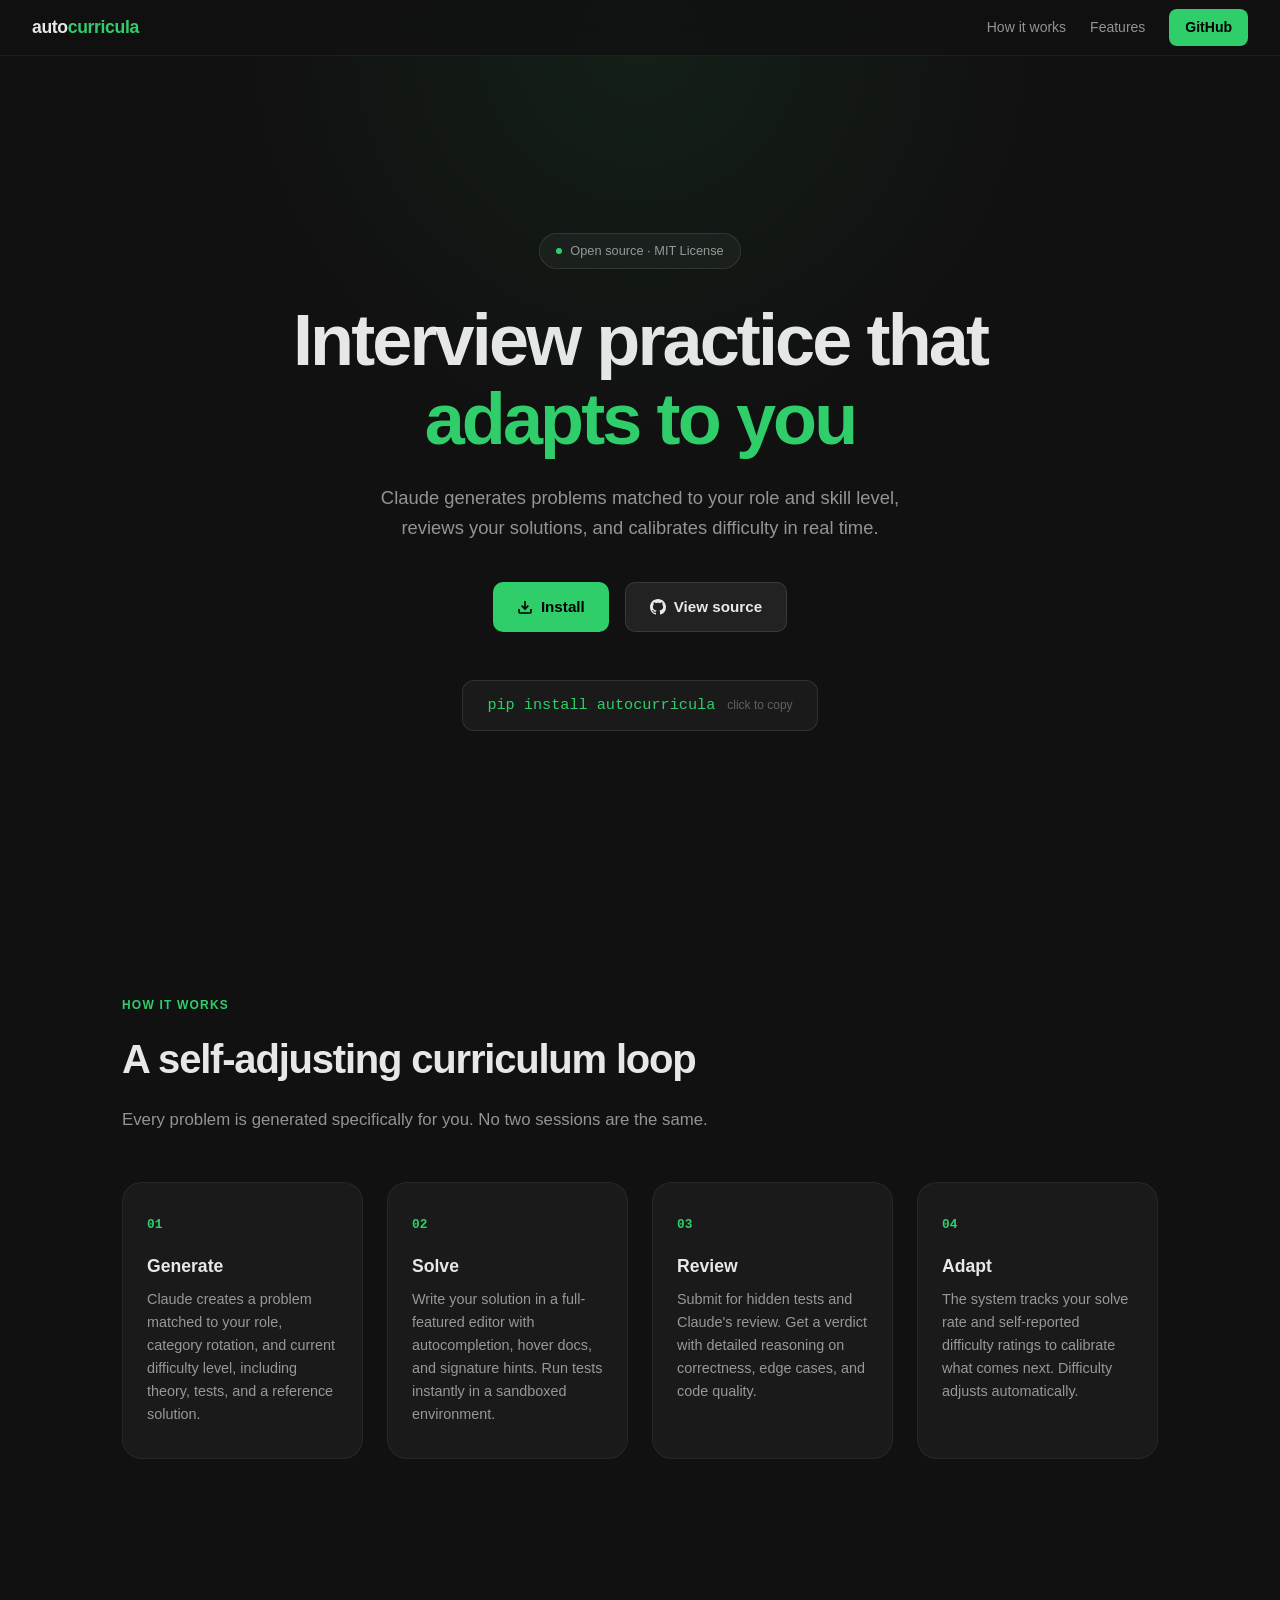
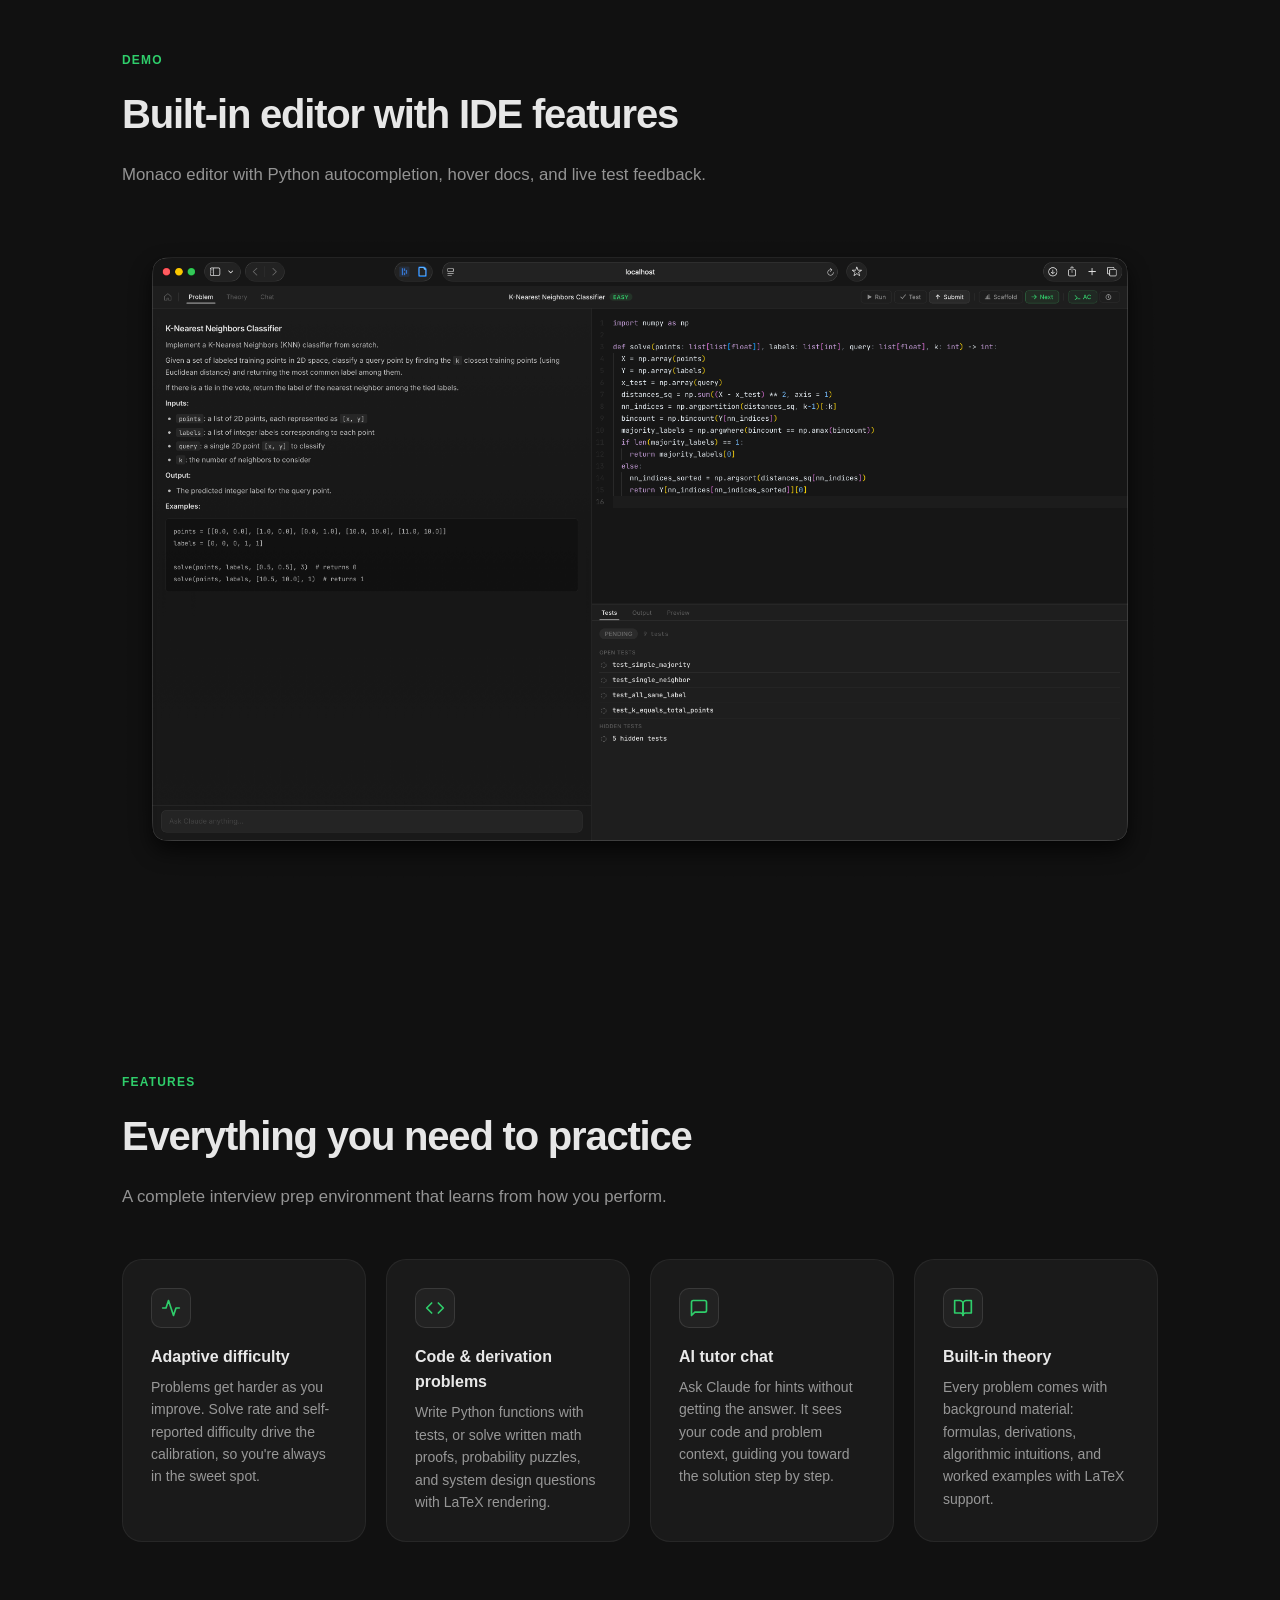
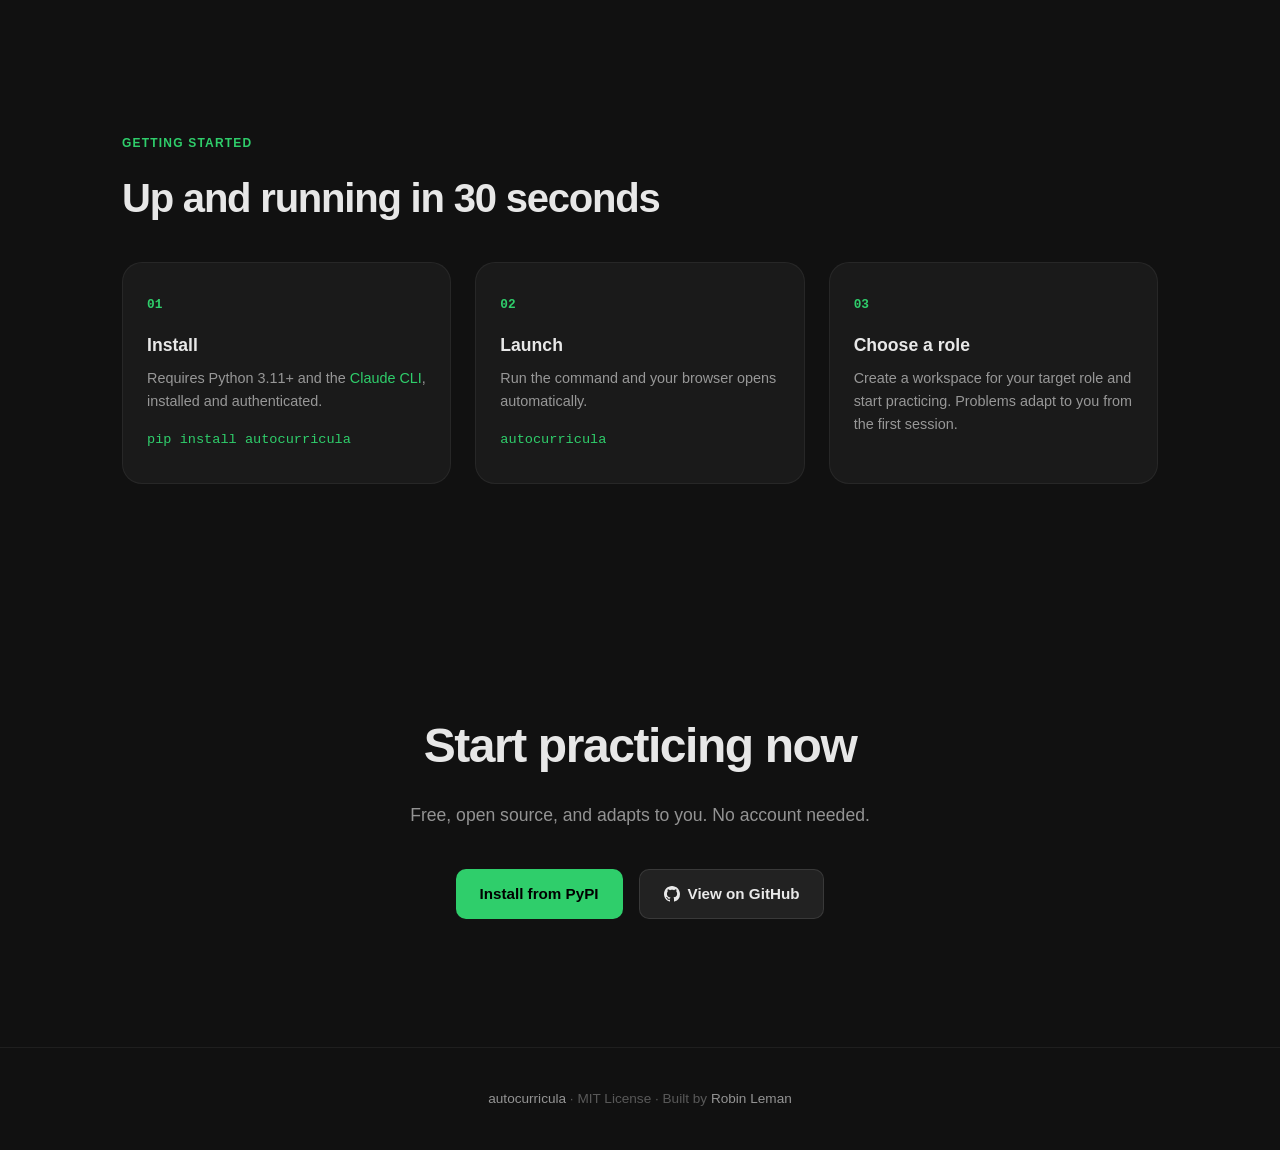
<file: docs/index.html>
<!DOCTYPE html>
<html lang="en">
<head>
    <meta charset="UTF-8">
    <meta name="viewport" content="width=device-width, initial-scale=1.0">
    <title>autocurricula — Adaptive Interview Practice, Powered by Claude</title>
    <meta name="description" content="AI-powered technical interview practice that adapts to your skill level. Problems generated on-the-fly with real-time code execution and intelligent feedback.">
    <style>
        *, *::before, *::after { margin: 0; padding: 0; box-sizing: border-box; }

        :root {
            --bg: #111111;
            --bg-warm: #161616;
            --surface: #1a1a1a;
            --surface-2: #222222;
            --surface-3: #2a2a2a;
            --edge: rgba(255,255,255,.06);
            --edge-light: rgba(255,255,255,.10);
            --t1: rgba(255,255,255,.90);
            --t2: rgba(255,255,255,.55);
            --t3: rgba(255,255,255,.30);
            --green: #2fce6b;
            --blue: #528bff;
            --yellow: #f0c526;
            --red: #f04438;
            --radius: 12px;
            --radius-lg: 20px;
        }

        html { scroll-behavior: smooth; }

        body {
            font-family: -apple-system, BlinkMacSystemFont, "Segoe UI", Roboto, Helvetica, Arial, sans-serif;
            background: var(--bg);
            color: var(--t1);
            line-height: 1.6;
            -webkit-font-smoothing: antialiased;
        }

        /* ── Nav ── */
        nav {
            position: fixed; top: 0; left: 0; right: 0; z-index: 100;
            background: rgba(17,17,17,.80);
            backdrop-filter: blur(20px);
            -webkit-backdrop-filter: blur(20px);
            border-bottom: 1px solid var(--edge);
            padding: 0 2rem;
            height: 56px;
            display: flex; align-items: center; justify-content: space-between;
        }
        nav .logo {
            font-size: 1.1rem; font-weight: 700; letter-spacing: -.02em;
            color: var(--t1);
            text-decoration: none;
        }
        nav .logo span { color: var(--green); }
        nav .links { display: flex; gap: 1.5rem; align-items: center; }
        nav .links a {
            color: var(--t2); text-decoration: none; font-size: .875rem;
            transition: color .2s;
        }
        nav .links a:hover { color: var(--t1); }
        nav .links .cta {
            background: var(--green); color: #000; font-weight: 600;
            padding: .45rem 1rem; border-radius: 8px;
            transition: opacity .2s;
        }
        nav .links .cta:hover { opacity: .85; color: #000; }

        /* ── Hero ── */
        .hero {
            min-height: 100vh;
            display: flex; flex-direction: column; align-items: center; justify-content: center;
            text-align: center;
            padding: 8rem 2rem 4rem;
            position: relative;
            overflow: hidden;
        }
        .hero::before {
            content: '';
            position: absolute; top: -40%; left: 50%; transform: translateX(-50%);
            width: 800px; height: 800px;
            background: radial-gradient(circle, rgba(47,206,107,.08) 0%, transparent 70%);
            pointer-events: none;
        }
        .hero .badge {
            display: inline-flex; align-items: center; gap: .5rem;
            background: var(--surface);
            border: 1px solid var(--edge-light);
            border-radius: 100px;
            padding: .4rem 1rem;
            font-size: .8rem; color: var(--t2);
            margin-bottom: 2rem;
        }
        .hero .badge .dot {
            width: 6px; height: 6px; border-radius: 50%;
            background: var(--green);
            animation: pulse 2s ease-in-out infinite;
        }
        @keyframes pulse {
            0%, 100% { opacity: 1; }
            50% { opacity: .4; }
        }
        .hero h1 {
            font-size: clamp(2.5rem, 6vw, 4.5rem);
            font-weight: 800;
            letter-spacing: -.04em;
            line-height: 1.1;
            max-width: 800px;
            margin-bottom: 1.5rem;
        }
        .hero h1 .accent { color: var(--green); }
        .hero p {
            font-size: 1.15rem;
            color: var(--t2);
            max-width: 560px;
            margin-bottom: 2.5rem;
        }
        .hero-actions { display: flex; gap: 1rem; flex-wrap: wrap; justify-content: center; }
        .btn {
            display: inline-flex; align-items: center; gap: .5rem;
            padding: .75rem 1.5rem;
            border-radius: 10px;
            font-size: .95rem; font-weight: 600;
            text-decoration: none;
            transition: all .2s;
            border: none; cursor: pointer;
        }
        .btn-primary {
            background: var(--green); color: #000;
        }
        .btn-primary:hover { opacity: .85; }
        .btn-secondary {
            background: var(--surface-2);
            border: 1px solid var(--edge-light);
            color: var(--t1);
        }
        .btn-secondary:hover { border-color: var(--t3); }

        .install-box {
            margin-top: 3rem;
            background: var(--surface);
            border: 1px solid var(--edge-light);
            border-radius: var(--radius);
            padding: .75rem 1.5rem;
            font-family: "SF Mono", "Fira Code", "Cascadia Code", monospace;
            font-size: .95rem;
            color: var(--t2);
            display: inline-flex; align-items: center; gap: .75rem;
            cursor: pointer;
            transition: border-color .2s;
            position: relative;
        }
        .install-box:hover { border-color: var(--t3); }
        .install-box code { color: var(--green); }
        .install-box .copy-hint {
            font-size: .75rem; color: var(--t3);
            font-family: -apple-system, BlinkMacSystemFont, "Segoe UI", sans-serif;
        }

        /* ── Sections ── */
        section {
            padding: 6rem 2rem;
            max-width: 1100px;
            margin: 0 auto;
        }
        .section-label {
            font-size: .75rem;
            text-transform: uppercase;
            letter-spacing: .1em;
            color: var(--green);
            font-weight: 600;
            margin-bottom: .75rem;
        }
        section h2 {
            font-size: clamp(1.8rem, 3.5vw, 2.5rem);
            font-weight: 700;
            letter-spacing: -.03em;
            margin-bottom: 1rem;
        }
        section > p {
            color: var(--t2);
            font-size: 1.05rem;
            max-width: 600px;
            margin-bottom: 3rem;
        }

        /* ── How It Works ── */
        .steps {
            display: grid;
            grid-template-columns: repeat(auto-fit, minmax(220px, 1fr));
            gap: 1.5rem;
        }
        .step {
            background: var(--surface);
            border: 1px solid var(--edge);
            border-radius: var(--radius-lg);
            padding: 2rem 1.5rem;
            position: relative;
        }
        .step-num {
            font-size: .8rem; font-weight: 700; color: var(--green);
            margin-bottom: 1rem;
            font-family: "SF Mono", monospace;
        }
        .step h3 {
            font-size: 1.1rem; font-weight: 600;
            margin-bottom: .5rem;
        }
        .step p { font-size: .9rem; color: var(--t2); }

        /* ── Features Grid ── */
        .features {
            display: grid;
            grid-template-columns: repeat(4, 1fr);
            gap: 1.25rem;
        }
        .feature {
            background: var(--surface);
            border: 1px solid var(--edge);
            border-radius: var(--radius-lg);
            padding: 1.75rem;
            transition: border-color .2s;
        }
        .feature:hover { border-color: var(--edge-light); }
        .feature-icon {
            width: 40px; height: 40px;
            background: var(--surface-2);
            border: 1px solid var(--edge-light);
            border-radius: 10px;
            display: flex; align-items: center; justify-content: center;
            font-size: 1.2rem;
            margin-bottom: 1rem;
        }
        .feature h3 {
            font-size: 1rem; font-weight: 600;
            margin-bottom: .4rem;
        }
        .feature p { font-size: .875rem; color: var(--t2); }

        /* ── Categories ── */
        .categories {
            display: flex; flex-wrap: wrap; gap: .75rem;
            margin-top: 2rem;
        }
        .cat-tag {
            padding: .5rem 1rem;
            background: var(--surface);
            border: 1px solid var(--edge);
            border-radius: 100px;
            font-size: .85rem;
            color: var(--t2);
            transition: all .2s;
        }
        .cat-tag:hover { border-color: var(--green); color: var(--t1); }

        /* ── Code Demo ── */
        .demo-window {
            background: var(--surface);
            border: 1px solid var(--edge);
            border-radius: var(--radius-lg);
            overflow: hidden;
            margin-top: 2rem;
        }
        .demo-titlebar {
            display: flex; align-items: center; gap: .5rem;
            padding: .75rem 1rem;
            border-bottom: 1px solid var(--edge);
        }
        .demo-dot {
            width: 10px; height: 10px; border-radius: 50%;
        }
        .demo-dot.r { background: var(--red); }
        .demo-dot.y { background: var(--yellow); }
        .demo-dot.g { background: var(--green); }
        .demo-titlebar span {
            flex: 1;
            text-align: center;
            font-size: .8rem;
            color: var(--t3);
            margin-right: 2rem;
        }
        .demo-body {
            padding: 1.5rem;
            font-family: "SF Mono", "Fira Code", monospace;
            font-size: .85rem;
            line-height: 1.7;
            color: var(--t2);
            overflow-x: auto;
        }
        .demo-body .kw { color: #c678dd; }
        .demo-body .fn { color: #61afef; }
        .demo-body .str { color: #98c379; }
        .demo-body .cm { color: rgba(255,255,255,.25); }
        .demo-body .num { color: #d19a66; }
        .demo-body .op { color: #56b6c2; }

        /* ── CTA ── */
        .cta-section {
            text-align: center;
            padding: 8rem 2rem;
        }
        .cta-section h2 {
            font-size: clamp(2rem, 4vw, 3rem);
            font-weight: 800;
            letter-spacing: -.03em;
            margin-bottom: 1rem;
        }
        .cta-section p {
            color: var(--t2);
            font-size: 1.1rem;
            max-width: 480px;
            margin: 0 auto 2.5rem;
        }

        /* ── Footer ── */
        footer {
            border-top: 1px solid var(--edge);
            padding: 2.5rem 2rem;
            text-align: center;
            color: var(--t3);
            font-size: .85rem;
        }
        footer a { color: var(--t2); text-decoration: none; }
        footer a:hover { color: var(--t1); }

        /* ── Responsive ── */
        @media (max-width: 640px) {
            nav { padding: 0 1rem; }
            .hero { padding: 7rem 1.25rem 3rem; }
            section { padding: 4rem 1.25rem; }
            .features { grid-template-columns: repeat(2, 1fr); }
            .steps { grid-template-columns: 1fr; }
        }
    </style>
</head>
<body>
    <nav>
        <a href="#" class="logo">auto<span>curricula</span></a>
        <div class="links">
            <a href="#how-it-works">How it works</a>
            <a href="#features">Features</a>
            <a href="https://github.com/RobinLmn/autocurricula" class="cta">GitHub</a>
        </div>
    </nav>

    <div class="hero">
        <div class="badge">
            <span class="dot"></span>
            Open source &middot; MIT License
        </div>
        <h1>Interview practice that <span class="accent">adapts to you</span></h1>
        <p>Claude generates problems matched to your role and skill level, reviews your solutions, and calibrates difficulty in real time.</p>
        <div class="hero-actions">
            <a href="https://pypi.org/project/autocurricula/" class="btn btn-primary">
                <svg width="16" height="16" viewBox="0 0 24 24" fill="none" stroke="currentColor" stroke-width="2.5"><path d="M21 15v4a2 2 0 0 1-2 2H5a2 2 0 0 1-2-2v-4"/><polyline points="7 10 12 15 17 10"/><line x1="12" y1="15" x2="12" y2="3"/></svg>
                Install
            </a>
            <a href="https://github.com/RobinLmn/autocurricula" class="btn btn-secondary">
                <svg width="16" height="16" viewBox="0 0 24 24" fill="currentColor"><path d="M12 0C5.37 0 0 5.37 0 12c0 5.31 3.435 9.795 8.205 11.385.6.105.825-.255.825-.57 0-.285-.015-1.23-.015-2.235-3.015.555-3.795-.735-4.035-1.41-.135-.345-.72-1.41-1.23-1.695-.42-.225-1.02-.78-.015-.795.945-.015 1.62.87 1.845 1.23 1.08 1.815 2.805 1.305 3.495.99.105-.78.42-1.305.765-1.605-2.67-.3-5.46-1.335-5.46-5.925 0-1.305.465-2.385 1.23-3.225-.12-.3-.54-1.53.12-3.18 0 0 1.005-.315 3.3 1.23.96-.27 1.98-.405 3-.405s2.04.135 3 .405c2.295-1.56 3.3-1.23 3.3-1.23.66 1.65.24 2.88.12 3.18.765.84 1.23 1.905 1.23 3.225 0 4.605-2.805 5.625-5.475 5.925.435.375.81 1.095.81 2.22 0 1.605-.015 2.895-.015 3.3 0 .315.225.69.825.57A12.02 12.02 0 0 0 24 12c0-6.63-5.37-12-12-12z"/></svg>
                View source
            </a>
        </div>
        <div class="install-box" onclick="navigator.clipboard.writeText('pip install autocurricula').then(()=>{this.querySelector('.copy-hint').textContent='Copied!'})">
            <code>pip install autocurricula</code>
            <span class="copy-hint">click to copy</span>
        </div>
    </div>

    <section id="how-it-works">
        <div class="section-label">How it works</div>
        <h2>A self-adjusting curriculum loop</h2>
        <p>Every problem is generated specifically for you. No two sessions are the same.</p>
        <div class="steps">
            <div class="step">
                <div class="step-num">01</div>
                <h3>Generate</h3>
                <p>Claude creates a problem matched to your role, category rotation, and current difficulty level, including theory, tests, and a reference solution.</p>
            </div>
            <div class="step">
                <div class="step-num">02</div>
                <h3>Solve</h3>
                <p>Write your solution in a full-featured editor with autocompletion, hover docs, and signature hints. Run tests instantly in a sandboxed environment.</p>
            </div>
            <div class="step">
                <div class="step-num">03</div>
                <h3>Review</h3>
                <p>Submit for hidden tests and Claude's review. Get a verdict with detailed reasoning on correctness, edge cases, and code quality.</p>
            </div>
            <div class="step">
                <div class="step-num">04</div>
                <h3>Adapt</h3>
                <p>The system tracks your solve rate and self-reported difficulty ratings to calibrate what comes next. Difficulty adjusts automatically.</p>
            </div>
        </div>
    </section>

    <section>
        <div class="section-label">Demo</div>
        <h2>Built-in editor with IDE features</h2>
        <p>Monaco editor with Python autocompletion, hover docs, and live test feedback.</p>
        <img src="screenshot.png" alt="autocurricula — K-Nearest Neighbors Classifier problem with code editor and test results" style="width:100%;display:block;border-radius:var(--radius-lg);">
    </section>

    <section id="features">
        <div class="section-label">Features</div>
        <h2>Everything you need to practice</h2>
        <p>A complete interview prep environment that learns from how you perform.</p>
        <div class="features">
            <div class="feature">
                <div class="feature-icon">
                    <svg width="20" height="20" viewBox="0 0 24 24" fill="none" stroke="var(--green)" stroke-width="2" stroke-linecap="round" stroke-linejoin="round"><polyline points="22 12 18 12 15 21 9 3 6 12 2 12"/></svg>
                </div>
                <h3>Adaptive difficulty</h3>
                <p>Problems get harder as you improve. Solve rate and self-reported difficulty drive the calibration, so you're always in the sweet spot.</p>
            </div>
            <div class="feature">
                <div class="feature-icon">
                    <svg width="20" height="20" viewBox="0 0 24 24" fill="none" stroke="var(--green)" stroke-width="2" stroke-linecap="round" stroke-linejoin="round"><polyline points="16 18 22 12 16 6"/><polyline points="8 6 2 12 8 18"/></svg>
                </div>
                <h3>Code & derivation problems</h3>
                <p>Write Python functions with tests, or solve written math proofs, probability puzzles, and system design questions with LaTeX rendering.</p>
            </div>
            <div class="feature">
                <div class="feature-icon">
                    <svg width="20" height="20" viewBox="0 0 24 24" fill="none" stroke="var(--green)" stroke-width="2" stroke-linecap="round" stroke-linejoin="round"><path d="M21 15a2 2 0 0 1-2 2H7l-4 4V5a2 2 0 0 1 2-2h14a2 2 0 0 1 2 2z"/></svg>
                </div>
                <h3>AI tutor chat</h3>
                <p>Ask Claude for hints without getting the answer. It sees your code and problem context, guiding you toward the solution step by step.</p>
            </div>
            <div class="feature">
                <div class="feature-icon">
                    <svg width="20" height="20" viewBox="0 0 24 24" fill="none" stroke="var(--green)" stroke-width="2" stroke-linecap="round" stroke-linejoin="round"><path d="M2 3h6a4 4 0 0 1 4 4v14a3 3 0 0 0-3-3H2z"/><path d="M22 3h-6a4 4 0 0 0-4 4v14a3 3 0 0 1 3-3h7z"/></svg>
                </div>
                <h3>Built-in theory</h3>
                <p>Every problem comes with background material: formulas, derivations, algorithmic intuitions, and worked examples with LaTeX support.</p>
            </div>
        </div>
    </section>

    <section>
        <div class="section-label">Getting started</div>
        <h2>Up and running in 30 seconds</h2>
        <div class="steps" style="grid-template-columns: repeat(auto-fit, minmax(280px, 1fr)); margin-top: 2rem;">
            <div class="step">
                <div class="step-num">01</div>
                <h3>Install</h3>
                <p>Requires Python 3.11+ and the <a href="https://claude.ai/download" style="color:var(--green);text-decoration:none;">Claude CLI</a>, installed and authenticated.</p>
                <div style="margin-top:1rem;font-family:monospace;font-size:.85rem;color:var(--green);">pip install autocurricula</div>
            </div>
            <div class="step">
                <div class="step-num">02</div>
                <h3>Launch</h3>
                <p>Run the command and your browser opens automatically.</p>
                <div style="margin-top:1rem;font-family:monospace;font-size:.85rem;color:var(--green);">autocurricula</div>
            </div>
            <div class="step">
                <div class="step-num">03</div>
                <h3>Choose a role</h3>
                <p>Create a workspace for your target role and start practicing. Problems adapt to you from the first session.</p>
            </div>
        </div>
    </section>

    <div class="cta-section">
        <h2>Start practicing now</h2>
        <p>Free, open source, and adapts to you. No account needed.</p>
        <div class="hero-actions">
            <a href="https://pypi.org/project/autocurricula/" class="btn btn-primary">
                Install from PyPI
            </a>
            <a href="https://github.com/RobinLmn/autocurricula" class="btn btn-secondary">
                <svg width="16" height="16" viewBox="0 0 24 24" fill="currentColor"><path d="M12 0C5.37 0 0 5.37 0 12c0 5.31 3.435 9.795 8.205 11.385.6.105.825-.255.825-.57 0-.285-.015-1.23-.015-2.235-3.015.555-3.795-.735-4.035-1.41-.135-.345-.72-1.41-1.23-1.695-.42-.225-1.02-.78-.015-.795.945-.015 1.62.87 1.845 1.23 1.08 1.815 2.805 1.305 3.495.99.105-.78.42-1.305.765-1.605-2.67-.3-5.46-1.335-5.46-5.925 0-1.305.465-2.385 1.23-3.225-.12-.3-.54-1.53.12-3.18 0 0 1.005-.315 3.3 1.23.96-.27 1.98-.405 3-.405s2.04.135 3 .405c2.295-1.56 3.3-1.23 3.3-1.23.66 1.65.24 2.88.12 3.18.765.84 1.23 1.905 1.23 3.225 0 4.605-2.805 5.625-5.475 5.925.435.375.81 1.095.81 2.22 0 1.605-.015 2.895-.015 3.3 0 .315.225.69.825.57A12.02 12.02 0 0 0 24 12c0-6.63-5.37-12-12-12z"/></svg>
                View on GitHub
            </a>
        </div>
    </div>

    <footer>
        <p>
            <a href="https://github.com/RobinLmn/autocurricula">autocurricula</a> &middot;
            MIT License &middot;
            Built by <a href="https://github.com/RobinLmn">Robin Leman</a>
        </p>
    </footer>
</body>
</html>
</file>
